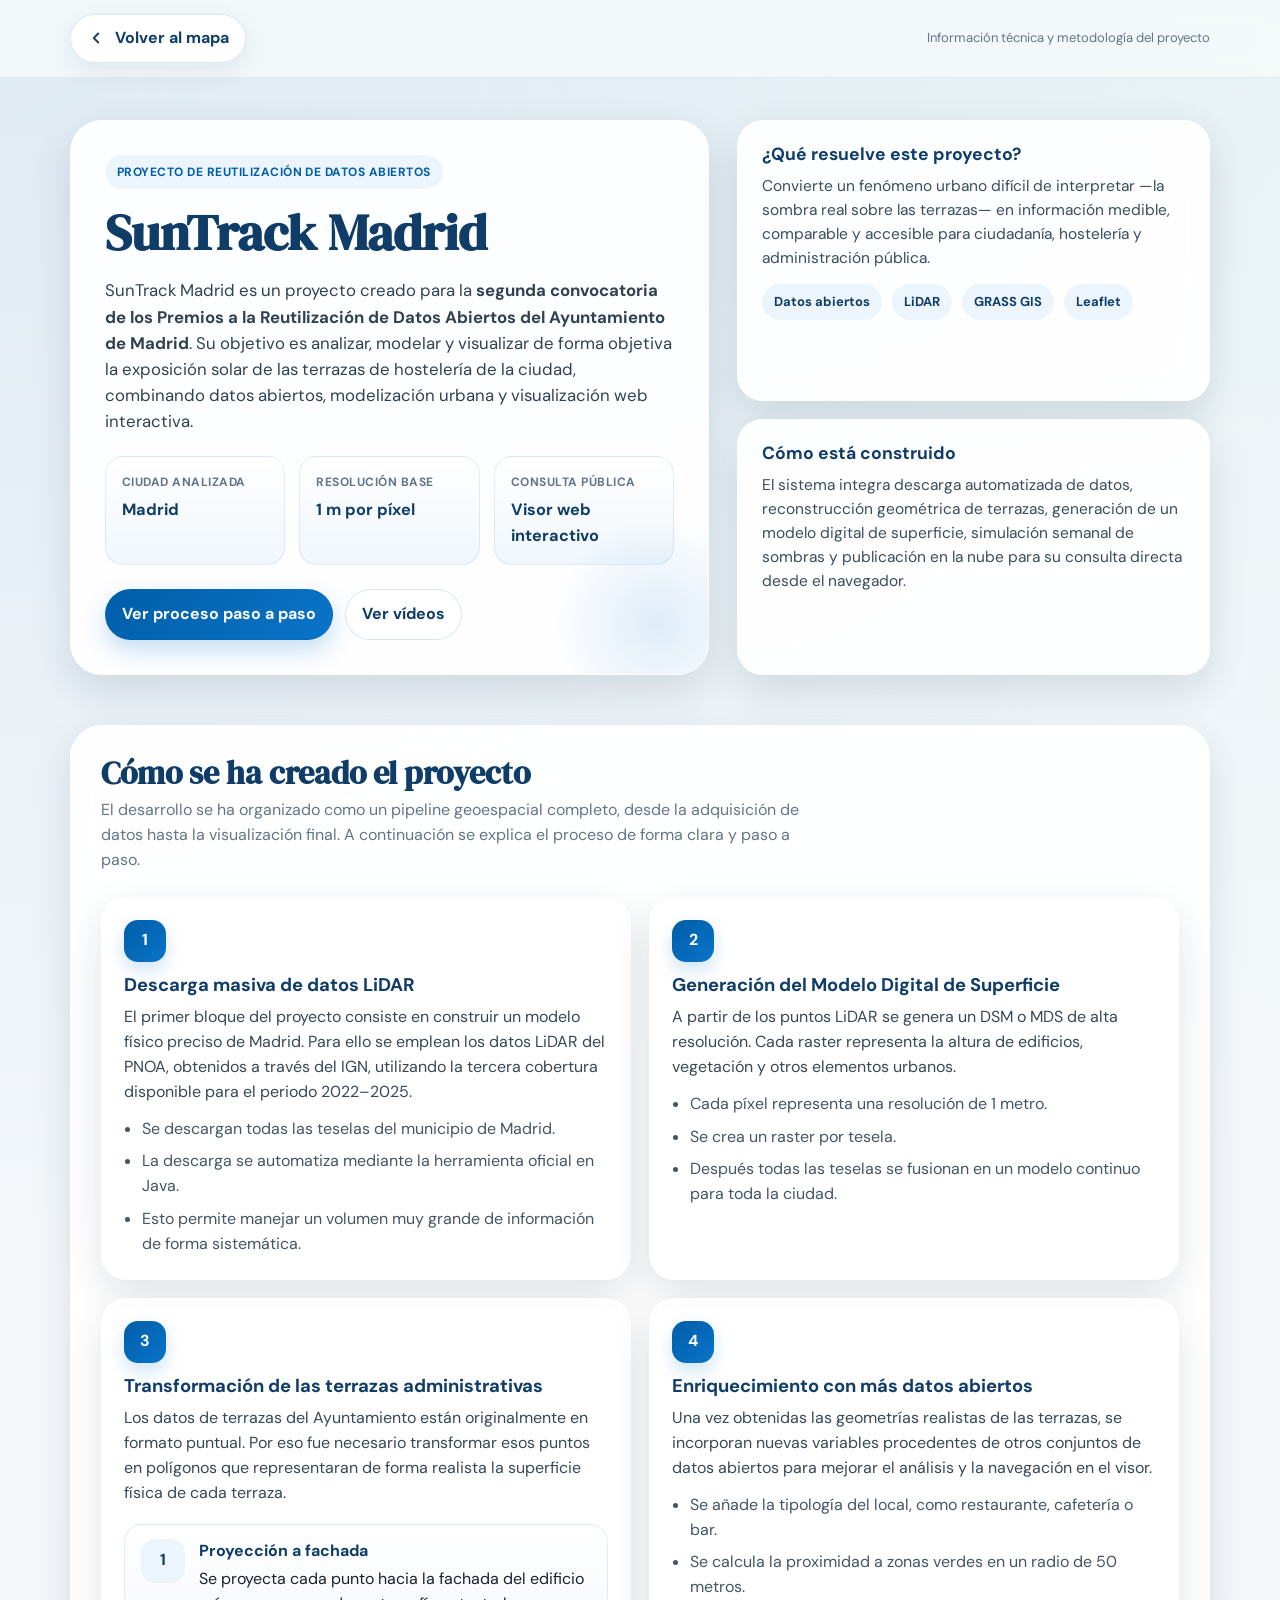
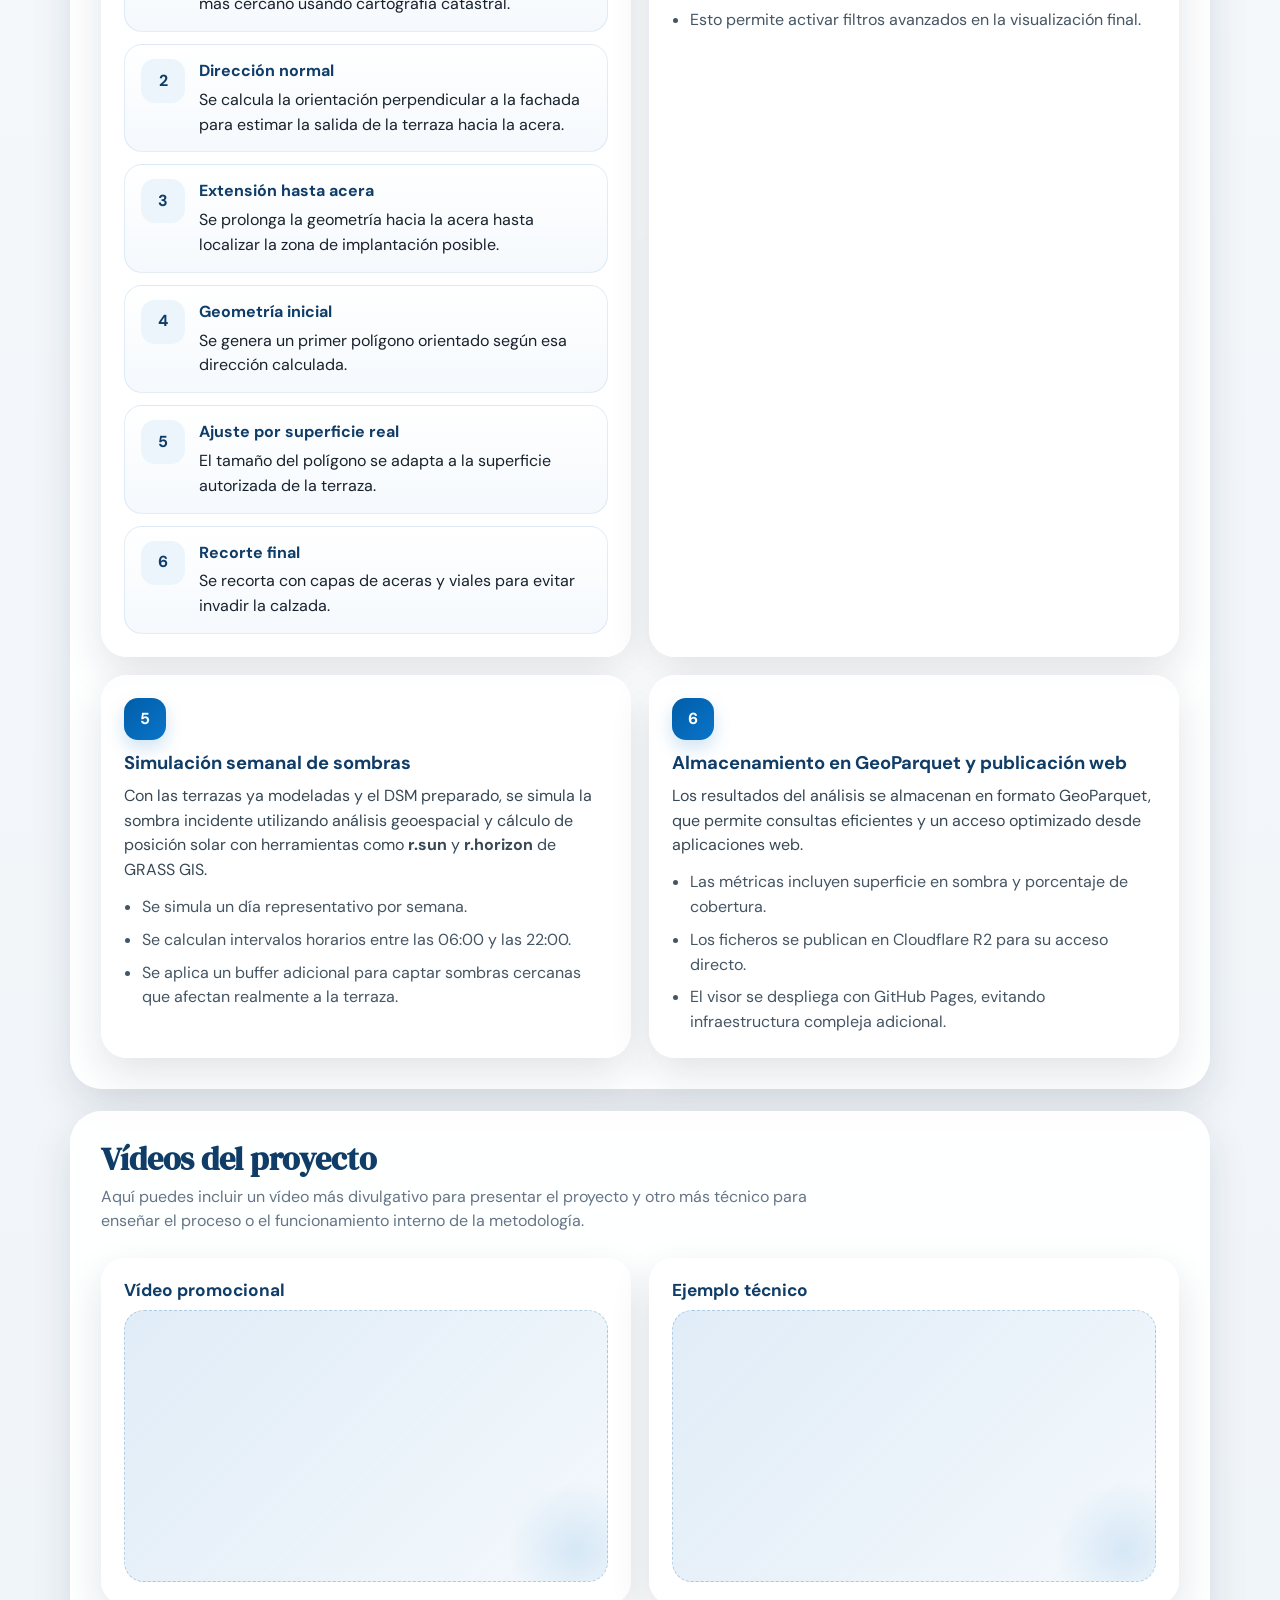
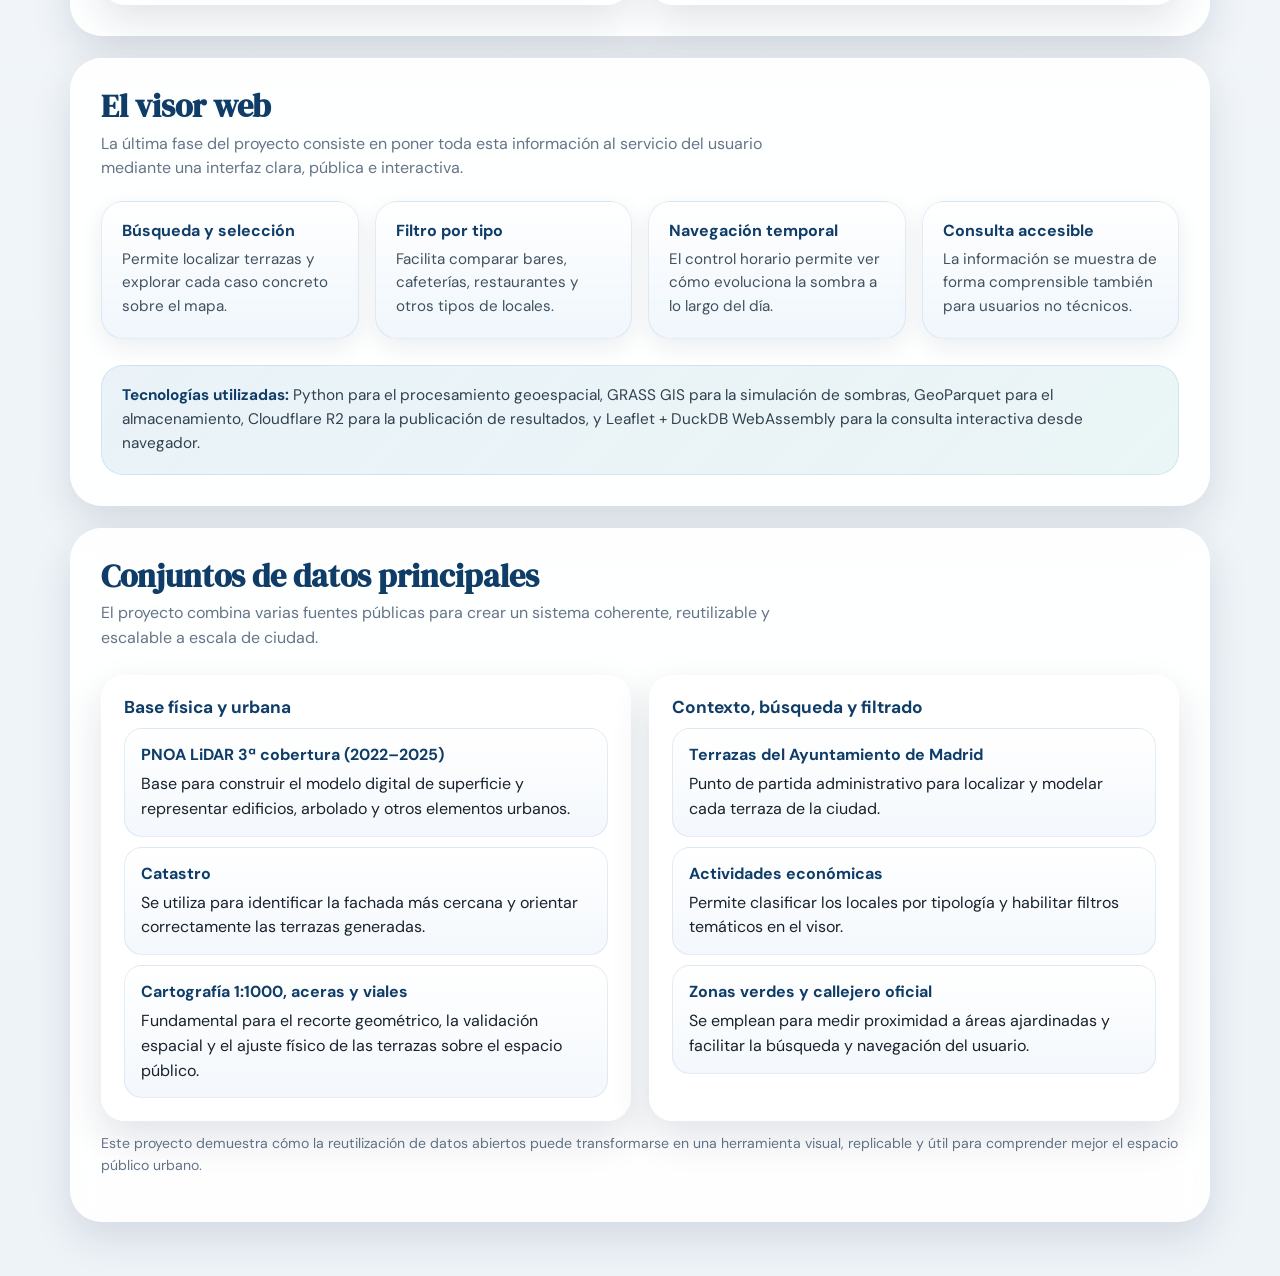
<file: Infoterrazas.html>
<!DOCTYPE html>
<html lang="es">
<head>
  <meta charset="UTF-8" />
  <meta name="viewport" content="width=device-width, initial-scale=1.0" />
  <title>SunTrack Madrid · Información del proyecto</title>
  <link rel="preconnect" href="https://fonts.googleapis.com">
  <link rel="preconnect" href="https://fonts.gstatic.com" crossorigin>
  <link href="https://fonts.googleapis.com/css2?family=DM+Sans:wght@400;500;700&family=DM+Serif+Display:ital@0;1&display=swap" rel="stylesheet">

  <style>
    :root {
      --bg: #eef3f8;
      --panel: rgba(255,255,255,0.92);
      --text: #18222d;
      --muted: #657587;
      --brand: #005ea8;
      --brand-2: #0a74c9;
      --brand-dark: #0f3d68;
      --line: rgba(15,61,104,0.12);
      --shadow-sm: 0 8px 24px rgba(15, 36, 61, 0.08);
      --shadow-md: 0 16px 40px rgba(15, 36, 61, 0.12);
      --radius-sm: 16px;
      --radius-md: 24px;
      --radius-lg: 32px;
      --maxw: 1180px;
      --font-display: 'DM Serif Display', serif;
      --font-body: 'DM Sans', sans-serif;
    }

    * { box-sizing: border-box; }

    html {
      scroll-behavior: smooth;
    }

    body {
      margin: 0;
      font-family: var(--font-body);
      color: var(--text);
      background:
        radial-gradient(circle at top left, rgba(0,94,168,0.10), transparent 28%),
        radial-gradient(circle at top right, rgba(95,176,183,0.10), transparent 25%),
        linear-gradient(180deg, #f7fafc 0%, #eef3f8 100%);
      line-height: 1.55;
    }

    a { color: inherit; text-decoration: none; }

    .topbar {
      position: sticky;
      top: 0;
      z-index: 50;
      backdrop-filter: blur(12px);
      background: rgba(247,250,252,0.8);
      border-bottom: 1px solid rgba(15,61,104,0.08);
    }

    .topbar-inner {
      max-width: var(--maxw);
      margin: 0 auto;
      padding: 14px 20px;
      display: flex;
      align-items: center;
      justify-content: space-between;
      gap: 16px;
    }

    .back-btn {
      display: inline-flex;
      align-items: center;
      gap: 10px;
      padding: 11px 16px;
      border-radius: 999px;
      background: rgba(255,255,255,0.94);
      border: 1px solid rgba(0,94,168,0.14);
      color: var(--brand-dark);
      font-weight: 700;
      box-shadow: var(--shadow-sm);
      transition: transform 0.18s ease, box-shadow 0.18s ease, background 0.18s ease;
    }

    .back-btn:hover {
      transform: translateY(-1px);
      box-shadow: var(--shadow-md);
      background: #ffffff;
    }

    .topbar-note {
      font-size: 13px;
      color: var(--muted);
      text-align: right;
    }

    .hero {
      max-width: var(--maxw);
      margin: 0 auto;
      padding: 42px 20px 28px;
      display: grid;
      grid-template-columns: 1.15fr 0.85fr;
      gap: 28px;
      align-items: stretch;
    }

    .hero-card,
    .side-card,
    .section-card,
    .step-card,
    .data-card,
    .video-card,
    .impact-box {
      background: var(--panel);
      border: 1px solid rgba(255,255,255,0.7);
      box-shadow: var(--shadow-md);
      backdrop-filter: blur(14px);
    }

    .hero-card {
      border-radius: var(--radius-lg);
      padding: 34px;
      position: relative;
      overflow: hidden;
    }

    .hero-card::after {
      content: "";
      position: absolute;
      inset: auto -60px -60px auto;
      width: 220px;
      height: 220px;
      background: radial-gradient(circle, rgba(10,116,201,0.13), transparent 68%);
      pointer-events: none;
    }

    .eyebrow {
      display: inline-flex;
      align-items: center;
      gap: 8px;
      padding: 8px 12px;
      border-radius: 999px;
      background: #edf5fc;
      color: var(--brand);
      font-size: 12px;
      font-weight: 700;
      letter-spacing: 0.04em;
      text-transform: uppercase;
      margin-bottom: 16px;
    }

    h1, h2, h3 {
      margin: 0;
      line-height: 1.08;
    }

    h1 {
      font-family: var(--font-display);
      font-size: clamp(2.2rem, 4vw, 4rem);
      color: var(--brand-dark);
      margin-bottom: 16px;
    }

    .hero-lead {
      font-size: 1.05rem;
      color: #314150;
      max-width: 64ch;
      margin-bottom: 22px;
    }

    .hero-grid {
      display: grid;
      grid-template-columns: repeat(3, minmax(0, 1fr));
      gap: 14px;
      margin-top: 18px;
    }

    .mini-stat {
      background: linear-gradient(180deg, rgba(255,255,255,0.96), rgba(239,246,252,0.92));
      border: 1px solid rgba(0,94,168,0.10);
      border-radius: 18px;
      padding: 16px;
    }

    .mini-stat .label {
      font-size: 12px;
      font-weight: 700;
      letter-spacing: 0.04em;
      text-transform: uppercase;
      color: var(--muted);
      margin-bottom: 6px;
    }

    .mini-stat .value {
      font-size: 1.02rem;
      font-weight: 700;
      color: var(--brand-dark);
    }

    .hero-actions {
      display: flex;
      flex-wrap: wrap;
      gap: 12px;
      margin-top: 24px;
    }

    .pill-link {
      display: inline-flex;
      align-items: center;
      justify-content: center;
      gap: 8px;
      padding: 12px 16px;
      border-radius: 999px;
      font-weight: 700;
      border: 1px solid rgba(0,94,168,0.16);
      transition: transform 0.18s ease, box-shadow 0.18s ease;
    }

    .pill-link.primary {
      background: linear-gradient(135deg, var(--brand), var(--brand-2));
      color: white;
      box-shadow: 0 10px 24px rgba(10,116,201,0.24);
    }

    .pill-link.secondary {
      background: rgba(255,255,255,0.92);
      color: var(--brand-dark);
    }

    .pill-link:hover {
      transform: translateY(-1px);
    }

    .side-stack {
      display: grid;
      gap: 18px;
    }

    .side-card {
      border-radius: 26px;
      padding: 24px;
    }

    .side-card h3 {
      font-size: 1.1rem;
      margin-bottom: 10px;
      color: var(--brand-dark);
    }

    .side-card p {
      margin: 0;
      color: #3b4d5d;
      font-size: 0.97rem;
    }

    .tag-row {
      display: flex;
      flex-wrap: wrap;
      gap: 10px;
      margin-top: 14px;
    }

    .tag {
      padding: 8px 12px;
      border-radius: 999px;
      background: #edf5fc;
      color: var(--brand-dark);
      font-size: 13px;
      font-weight: 700;
    }

    main {
      max-width: var(--maxw);
      margin: 0 auto;
      padding: 0 20px 54px;
    }

    .section {
      margin-top: 22px;
    }

    .section-card {
      border-radius: var(--radius-lg);
      padding: 30px;
    }

    .section-head {
      display: flex;
      align-items: flex-start;
      justify-content: space-between;
      gap: 18px;
      margin-bottom: 18px;
    }

    .section-title {
      font-family: var(--font-display);
      font-size: clamp(1.7rem, 2.5vw, 2.4rem);
      color: var(--brand-dark);
      margin-bottom: 8px;
    }

    .section-subtitle {
      color: var(--muted);
      max-width: 65ch;
      margin: 0;
    }

    .process-grid {
      display: grid;
      grid-template-columns: repeat(2, minmax(0, 1fr));
      gap: 18px;
      margin-top: 24px;
    }

    .step-card {
      border-radius: 26px;
      padding: 22px;
      overflow: hidden;
    }

    .step-number {
      width: 42px;
      height: 42px;
      border-radius: 14px;
      display: inline-flex;
      align-items: center;
      justify-content: center;
      background: linear-gradient(135deg, var(--brand), var(--brand-2));
      color: white;
      font-weight: 700;
      font-size: 1rem;
      margin-bottom: 14px;
      box-shadow: 0 8px 18px rgba(10,116,201,0.20);
    }

    .step-card h3 {
      font-size: 1.15rem;
      color: var(--brand-dark);
      margin-bottom: 10px;
    }

    .step-card p {
      margin: 0 0 12px;
      color: #374856;
    }

    .step-card ul {
      margin: 0;
      padding-left: 18px;
      color: #445564;
    }

    .step-card li + li {
      margin-top: 8px;
    }

    .geometry-flow {
      display: grid;
      gap: 12px;
      margin-top: 18px;
    }

    .flow-item {
      display: grid;
      grid-template-columns: 44px 1fr;
      gap: 14px;
      align-items: start;
      padding: 14px 16px;
      background: linear-gradient(180deg, #ffffff, #f5f9fd);
      border: 1px solid rgba(0,94,168,0.10);
      border-radius: 18px;
    }

    .flow-badge {
      width: 44px;
      height: 44px;
      border-radius: 14px;
      background: #edf5fc;
      color: var(--brand-dark);
      display: flex;
      align-items: center;
      justify-content: center;
      font-weight: 700;
    }

    .flow-item strong {
      display: block;
      color: var(--brand-dark);
      margin-bottom: 4px;
    }

    .video-grid {
      display: grid;
      grid-template-columns: repeat(2, minmax(0, 1fr));
      gap: 18px;
      margin-top: 24px;
    }

    .video-card {
      border-radius: 24px;
      padding: 22px;
    }

    .video-card h3 {
      font-size: 1.08rem;
      color: var(--brand-dark);
      margin-bottom: 10px;
    }

    .video-card p {
      margin: 0 0 14px;
      color: #40515f;
    }

    .video-placeholder {
      position: relative;
      width: 100%;
      aspect-ratio: 16 / 9;
      border-radius: 20px;
      border: 1px dashed rgba(0,94,168,0.26);
      background: linear-gradient(135deg, rgba(219,233,246,0.85), rgba(243,248,252,0.95));
      display: flex;
      align-items: center;
      justify-content: center;
      text-align: center;
      padding: 18px;
      overflow: hidden;
    }

    .video-placeholder::before {
      content: "";
      position: absolute;
      inset: auto -40px -40px auto;
      width: 140px;
      height: 140px;
      background: radial-gradient(circle, rgba(10,116,201,0.12), transparent 70%);
    }

    .video-placeholder-content {
      position: relative;
      z-index: 1;
      max-width: 280px;
    }

    .play-badge {
      width: 58px;
      height: 58px;
      margin: 0 auto 12px;
      border-radius: 50%;
      display: flex;
      align-items: center;
      justify-content: center;
      background: linear-gradient(135deg, var(--brand), var(--brand-2));
      box-shadow: 0 12px 24px rgba(10,116,201,0.22);
    }

    .play-badge svg {
      margin-left: 3px;
    }

    .placeholder-title {
      font-weight: 700;
      color: var(--brand-dark);
      margin-bottom: 6px;
    }

    .placeholder-note {
      font-size: 0.94rem;
      color: var(--muted);
    }

    .impact-grid {
      display: grid;
      grid-template-columns: repeat(4, minmax(0, 1fr));
      gap: 16px;
      margin-top: 20px;
    }

    .impact-box {
      border-radius: 22px;
      padding: 20px;
      background: linear-gradient(180deg, rgba(255,255,255,0.98), rgba(239,246,252,0.94));
      border: 1px solid rgba(0,94,168,0.10);
      box-shadow: var(--shadow-sm);
    }

    .impact-box h3 {
      font-size: 1rem;
      color: var(--brand-dark);
      margin-bottom: 8px;
    }

    .impact-box p {
      margin: 0;
      color: #40515f;
      font-size: 0.95rem;
    }

    .footer-note {
      margin-top: 26px;
      padding: 18px 20px;
      border-radius: 22px;
      background: linear-gradient(135deg, rgba(0,94,168,0.08), rgba(95,176,183,0.12));
      border: 1px solid rgba(0,94,168,0.10);
      color: #314150;
      font-size: 0.96rem;
    }

    .footer-note strong {
      color: var(--brand-dark);
    }

    .datasets-grid {
      display: grid;
      grid-template-columns: repeat(2, minmax(0, 1fr));
      gap: 18px;
      margin-top: 24px;
    }

    .data-card {
      border-radius: 24px;
      padding: 22px;
    }

    .data-card h3 {
      font-size: 1.08rem;
      color: var(--brand-dark);
      margin-bottom: 12px;
    }

    .dataset-list {
      display: grid;
      gap: 10px;
    }

    .dataset-item {
      padding: 14px 16px;
      border-radius: 18px;
      background: linear-gradient(180deg, #ffffff, #f4f8fc);
      border: 1px solid rgba(0,94,168,0.10);
    }

    .dataset-item strong {
      display: block;
      color: var(--brand-dark);
      margin-bottom: 4px;
    }

    .small-note {
      margin-top: 12px;
      font-size: 0.88rem;
      color: var(--muted);
    }

    @media (max-width: 1100px) {
      .hero {
        grid-template-columns: 1fr;
      }

      .impact-grid {
        grid-template-columns: repeat(2, minmax(0, 1fr));
      }
    }

    @media (max-width: 760px) {
      .topbar-inner {
        padding: 12px 14px;
        align-items: flex-start;
        flex-direction: column;
      }

      .topbar-note {
        text-align: left;
        font-size: 12px;
      }

      .hero {
        padding: 22px 14px 14px;
        gap: 16px;
      }

      main {
        padding: 0 14px 36px;
      }

      .hero-card,
      .side-card,
      .section-card,
      .step-card,
      .data-card,
      .video-card,
      .impact-box {
        border-radius: 22px;
        padding: 18px;
      }

      .hero-grid,
      .process-grid,
      .video-grid,
      .impact-grid,
      .datasets-grid {
        grid-template-columns: 1fr;
      }

      .section-head {
        flex-direction: column;
      }

      .flow-item {
        grid-template-columns: 40px 1fr;
        gap: 12px;
      }

      .flow-badge {
        width: 40px;
        height: 40px;
      }

      .hero-lead {
        font-size: 0.98rem;
      }
    }
  </style>
</head>
<body>

  <header class="topbar">
    <div class="topbar-inner">
      <a href="./index.html" class="back-btn" aria-label="Volver al visor principal">
        <svg width="18" height="18" viewBox="0 0 24 24" fill="none" stroke="currentColor" stroke-width="2.4" stroke-linecap="round" stroke-linejoin="round" aria-hidden="true">
          <path d="M15 18l-6-6 6-6"></path>
        </svg>
        Volver al mapa
      </a>
      <div class="topbar-note">Información técnica y metodología del proyecto</div>
    </div>
  </header>

  <section class="hero">
    <article class="hero-card">
      <div class="eyebrow">Proyecto de reutilización de datos abiertos</div>
      <h1>SunTrack Madrid</h1>
      <p class="hero-lead">
        SunTrack Madrid es un proyecto creado para la <strong>segunda convocatoria de los Premios a la Reutilización de Datos Abiertos del Ayuntamiento de Madrid</strong>. Su objetivo es analizar, modelar y visualizar de forma objetiva la exposición solar de las terrazas de hostelería de la ciudad, combinando datos abiertos, modelización urbana y visualización web interactiva.
      </p>

      <div class="hero-grid">
        <div class="mini-stat">
          <div class="label">Ciudad analizada</div>
          <div class="value">Madrid</div>
        </div>
        <div class="mini-stat">
          <div class="label">Resolución base</div>
          <div class="value">1 m por píxel</div>
        </div>
        <div class="mini-stat">
          <div class="label">Consulta pública</div>
          <div class="value">Visor web interactivo</div>
        </div>
      </div>

      <div class="hero-actions">
        <a class="pill-link primary" href="#proceso">Ver proceso paso a paso</a>
        <a class="pill-link secondary" href="#videos">Ver vídeos</a>
      </div>
    </article>

    <div class="side-stack">
      <aside class="side-card">
        <h3>¿Qué resuelve este proyecto?</h3>
        <p>
          Convierte un fenómeno urbano difícil de interpretar —la sombra real sobre las terrazas— en información medible, comparable y accesible para ciudadanía, hostelería y administración pública.
        </p>
        <div class="tag-row">
          <span class="tag">Datos abiertos</span>
          <span class="tag">LiDAR</span>
          <span class="tag">GRASS GIS</span>
          <span class="tag">Leaflet</span>
        </div>
      </aside>

      <aside class="side-card">
        <h3>Cómo está construido</h3>
        <p>
          El sistema integra descarga automatizada de datos, reconstrucción geométrica de terrazas, generación de un modelo digital de superficie, simulación semanal de sombras y publicación en la nube para su consulta directa desde el navegador.
        </p>
      </aside>
    </div>
  </section>

  <main>
    <section class="section" id="proceso">
      <div class="section-card">
        <div class="section-head">
          <div>
            <h2 class="section-title">Cómo se ha creado el proyecto</h2>
            <p class="section-subtitle">
              El desarrollo se ha organizado como un pipeline geoespacial completo, desde la adquisición de datos hasta la visualización final. A continuación se explica el proceso de forma clara y paso a paso.
            </p>
          </div>
        </div>

        <div class="process-grid">
          <article class="step-card">
            <div class="step-number">1</div>
            <h3>Descarga masiva de datos LiDAR</h3>
            <p>
              El primer bloque del proyecto consiste en construir un modelo físico preciso de Madrid. Para ello se emplean los datos LiDAR del PNOA, obtenidos a través del IGN, utilizando la tercera cobertura disponible para el periodo 2022–2025.
            </p>
            <ul>
              <li>Se descargan todas las teselas del municipio de Madrid.</li>
              <li>La descarga se automatiza mediante la herramienta oficial en Java.</li>
              <li>Esto permite manejar un volumen muy grande de información de forma sistemática.</li>
            </ul>
          </article>

          <article class="step-card">
            <div class="step-number">2</div>
            <h3>Generación del Modelo Digital de Superficie</h3>
            <p>
              A partir de los puntos LiDAR se genera un DSM o MDS de alta resolución. Cada raster representa la altura de edificios, vegetación y otros elementos urbanos.
            </p>
            <ul>
              <li>Cada píxel representa una resolución de 1 metro.</li>
              <li>Se crea un raster por tesela.</li>
              <li>Después todas las teselas se fusionan en un modelo continuo para toda la ciudad.</li>
            </ul>
          </article>

          <article class="step-card">
            <div class="step-number">3</div>
            <h3>Transformación de las terrazas administrativas</h3>
            <p>
              Los datos de terrazas del Ayuntamiento están originalmente en formato puntual. Por eso fue necesario transformar esos puntos en polígonos que representaran de forma realista la superficie física de cada terraza.
            </p>

            <div class="geometry-flow">
              <div class="flow-item">
                <div class="flow-badge">1</div>
                <div><strong>Proyección a fachada</strong> Se proyecta cada punto hacia la fachada del edificio más cercano usando cartografía catastral.</div>
              </div>

              <div class="flow-item">
                <div class="flow-badge">2</div>
                <div><strong>Dirección normal</strong> Se calcula la orientación perpendicular a la fachada para estimar la salida de la terraza hacia la acera.</div>
              </div>

              <div class="flow-item">
                <div class="flow-badge">3</div>
                <div><strong>Extensión hasta acera</strong> Se prolonga la geometría hacia la acera hasta localizar la zona de implantación posible.</div>
              </div>

              <div class="flow-item">
                <div class="flow-badge">4</div>
                <div><strong>Geometría inicial</strong> Se genera un primer polígono orientado según esa dirección calculada.</div>
              </div>

              <div class="flow-item">
                <div class="flow-badge">5</div>
                <div><strong>Ajuste por superficie real</strong> El tamaño del polígono se adapta a la superficie autorizada de la terraza.</div>
              </div>

              <div class="flow-item">
                <div class="flow-badge">6</div>
                <div><strong>Recorte final</strong> Se recorta con capas de aceras y viales para evitar invadir la calzada.</div>
              </div>
            </div>
          </article>

          <article class="step-card">
            <div class="step-number">4</div>
            <h3>Enriquecimiento con más datos abiertos</h3>
            <p>
              Una vez obtenidas las geometrías realistas de las terrazas, se incorporan nuevas variables procedentes de otros conjuntos de datos abiertos para mejorar el análisis y la navegación en el visor.
            </p>
            <ul>
              <li>Se añade la tipología del local, como restaurante, cafetería o bar.</li>
              <li>Se calcula la proximidad a zonas verdes en un radio de 50 metros.</li>
              <li>Esto permite activar filtros avanzados en la visualización final.</li>
            </ul>
          </article>

          <article class="step-card">
            <div class="step-number">5</div>
            <h3>Simulación semanal de sombras</h3>
            <p>
              Con las terrazas ya modeladas y el DSM preparado, se simula la sombra incidente utilizando análisis geoespacial y cálculo de posición solar con herramientas como <strong>r.sun</strong> y <strong>r.horizon</strong> de GRASS GIS.
            </p>
            <ul>
              <li>Se simula un día representativo por semana.</li>
              <li>Se calculan intervalos horarios entre las 06:00 y las 22:00.</li>
              <li>Se aplica un buffer adicional para captar sombras cercanas que afectan realmente a la terraza.</li>
            </ul>
          </article>

          <article class="step-card">
            <div class="step-number">6</div>
            <h3>Almacenamiento en GeoParquet y publicación web</h3>
            <p>
              Los resultados del análisis se almacenan en formato GeoParquet, que permite consultas eficientes y un acceso optimizado desde aplicaciones web.
            </p>
            <ul>
              <li>Las métricas incluyen superficie en sombra y porcentaje de cobertura.</li>
              <li>Los ficheros se publican en Cloudflare R2 para su acceso directo.</li>
              <li>El visor se despliega con GitHub Pages, evitando infraestructura compleja adicional.</li>
            </ul>
          </article>
        </div>
      </div>
    </section>

    <section class="section" id="videos">
      <div class="section-card">
        <div class="section-head">
          <div>
            <h2 class="section-title">Vídeos del proyecto</h2>
            <p class="section-subtitle">
              Aquí puedes incluir un vídeo más divulgativo para presentar el proyecto y otro más técnico para enseñar el proceso o el funcionamiento interno de la metodología.
            </p>
          </div>
        </div>

        <div class="video-grid">
          <article class="video-card">
            <h3>Vídeo promocional</h3>
            <div class="video-placeholder">
			  <iframe 
				width="100%" 
				height="100%" 
				src="https://www.youtube.com/embed/XdUgupjFaqo" 
				title="Video promocional SunTrack Madrid"
				frameborder="0"
				allow="accelerometer; autoplay; clipboard-write; encrypted-media; gyroscope; picture-in-picture"
				allowfullscreen
				style="border-radius: 20px;">
			  </iframe>
			</div>
          </article>

          <article class="video-card">
            <h3>Ejemplo técnico</h3>
            <div class="video-placeholder">
			  <iframe 
				width="100%" 
				height="100%" 
				src="https://www.youtube.com/embed/p7rLJ-MSCoM" 
				title="Video técnico SunTrack Madrid"
				frameborder="0"
				allow="accelerometer; autoplay; clipboard-write; encrypted-media; gyroscope; picture-in-picture"
				allowfullscreen
				style="border-radius: 20px;">
			  </iframe>
			</div>
          </article>
        </div>
      </div>
    </section>

    <section class="section">
      <div class="section-card">
        <div class="section-head">
          <div>
            <h2 class="section-title">El visor web</h2>
            <p class="section-subtitle">
              La última fase del proyecto consiste en poner toda esta información al servicio del usuario mediante una interfaz clara, pública e interactiva.
            </p>
          </div>
        </div>

        <div class="impact-grid">
          <div class="impact-box">
            <h3>Búsqueda y selección</h3>
            <p>Permite localizar terrazas y explorar cada caso concreto sobre el mapa.</p>
          </div>

          <div class="impact-box">
            <h3>Filtro por tipo</h3>
            <p>Facilita comparar bares, cafeterías, restaurantes y otros tipos de locales.</p>
          </div>

          <div class="impact-box">
            <h3>Navegación temporal</h3>
            <p>El control horario permite ver cómo evoluciona la sombra a lo largo del día.</p>
          </div>

          <div class="impact-box">
            <h3>Consulta accesible</h3>
            <p>La información se muestra de forma comprensible también para usuarios no técnicos.</p>
          </div>
        </div>

        <div class="footer-note">
          <strong>Tecnologías utilizadas:</strong> Python para el procesamiento geoespacial, GRASS GIS para la simulación de sombras, GeoParquet para el almacenamiento, Cloudflare R2 para la publicación de resultados, y Leaflet + DuckDB WebAssembly para la consulta interactiva desde navegador.
        </div>
      </div>
    </section>

    <section class="section" id="datos">
      <div class="section-card">
        <div class="section-head">
          <div>
            <h2 class="section-title">Conjuntos de datos principales</h2>
            <p class="section-subtitle">
              El proyecto combina varias fuentes públicas para crear un sistema coherente, reutilizable y escalable a escala de ciudad.
            </p>
          </div>
        </div>

        <div class="datasets-grid">
          <div class="data-card">
            <h3>Base física y urbana</h3>
            <div class="dataset-list">
              <div class="dataset-item">
                <strong>PNOA LiDAR 3ª cobertura (2022–2025)</strong>
                Base para construir el modelo digital de superficie y representar edificios, arbolado y otros elementos urbanos.
              </div>

              <div class="dataset-item">
                <strong>Catastro</strong>
                Se utiliza para identificar la fachada más cercana y orientar correctamente las terrazas generadas.
              </div>

              <div class="dataset-item">
                <strong>Cartografía 1:1000, aceras y viales</strong>
                Fundamental para el recorte geométrico, la validación espacial y el ajuste físico de las terrazas sobre el espacio público.
              </div>
            </div>
          </div>

          <div class="data-card">
            <h3>Contexto, búsqueda y filtrado</h3>
            <div class="dataset-list">
              <div class="dataset-item">
                <strong>Terrazas del Ayuntamiento de Madrid</strong>
                Punto de partida administrativo para localizar y modelar cada terraza de la ciudad.
              </div>

              <div class="dataset-item">
                <strong>Actividades económicas</strong>
                Permite clasificar los locales por tipología y habilitar filtros temáticos en el visor.
              </div>

              <div class="dataset-item">
                <strong>Zonas verdes y callejero oficial</strong>
                Se emplean para medir proximidad a áreas ajardinadas y facilitar la búsqueda y navegación del usuario.
              </div>
            </div>
          </div>
        </div>

        <p class="small-note">
          Este proyecto demuestra cómo la reutilización de datos abiertos puede transformarse en una herramienta visual, replicable y útil para comprender mejor el espacio público urbano.
        </p>
      </div>
    </section>
  </main>

</body>
</html>
</file>
